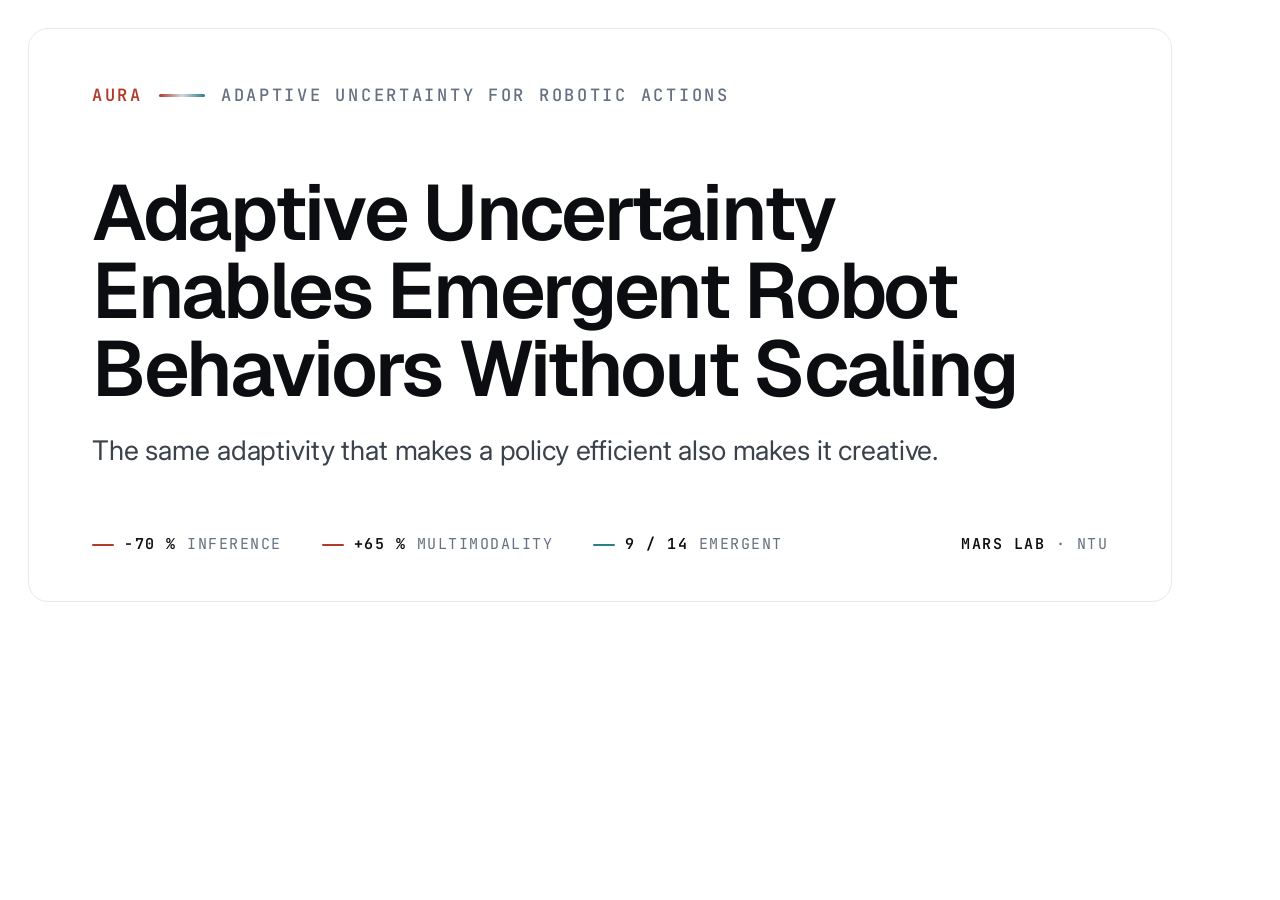
<file: assets/og-card.html>
<!DOCTYPE html>
<html lang="en">
<head>
<meta charset="utf-8" />
<title>og-card</title>
<link rel="preconnect" href="https://fonts.googleapis.com" />
<link rel="preconnect" href="https://fonts.gstatic.com" crossorigin />
<link rel="stylesheet" href="https://fonts.googleapis.com/css2?family=Geist:wght@500;600;700&family=Inter:wght@400;500&family=JetBrains+Mono:wght@400;500;600&display=block" />
<style>
  * { margin: 0; box-sizing: border-box; }
  body { width: 1200px; height: 630px; background: #FFFFFF; overflow: hidden; position: relative; font-family: "Geist", "Inter", system-ui, sans-serif; color: #0B0D10; -webkit-font-smoothing: antialiased; }
  .frame { position: absolute; inset: 28px; border: 1px solid #E6E9EE; border-radius: 20px; }
  .inner { position: absolute; inset: 0; padding: 84px 92px 76px; display: flex; flex-direction: column; justify-content: space-between; }
  .eyebrow { font-family: "JetBrains Mono", monospace; font-size: 17px; font-weight: 500; letter-spacing: .16em; text-transform: uppercase; color: #667080; display: flex; align-items: center; gap: 16px; }
  .eyebrow b { color: #B23A2A; font-weight: 600; }
  .axis { display: inline-block; width: 46px; height: 3px; border-radius: 3px; background: linear-gradient(90deg, #B23A2A 0%, #D3D8DF 50%, #2A7F8A 100%); }
  h1 { font-size: 78px; font-weight: 600; line-height: 1.0; letter-spacing: -0.03em; max-width: 18ch; }
  .tag { font-family: "Inter", system-ui, sans-serif; font-size: 27px; font-weight: 400; color: #3B424B; margin-top: 26px; letter-spacing: -0.005em; }
  .foot { display: flex; justify-content: space-between; align-items: center; font-family: "JetBrains Mono", monospace; font-size: 15px; letter-spacing: .1em; text-transform: uppercase; color: #667080; }
  .foot b { color: #0B0D10; font-weight: 600; }
  .stats { display: flex; gap: 40px; }
  .stats span::before { content: ""; display: inline-block; width: 22px; height: 2px; background: #B23A2A; vertical-align: middle; margin-right: 10px; border-radius: 2px; }
  .stats span:last-child::before { background: #2A7F8A; }
</style>
</head>
<body>
  <div class="frame"></div>
  <div class="inner">
    <div class="eyebrow"><b>AURA</b><span class="axis"></span>Adaptive Uncertainty for Robotic Actions</div>
    <div>
      <h1>Adaptive Uncertainty Enables Emergent Robot Behaviors Without Scaling</h1>
      <p class="tag">The same adaptivity that makes a policy efficient also makes it creative.</p>
    </div>
    <div class="foot">
      <div class="stats"><span><b>−70 %</b> inference</span><span><b>+65 %</b> multimodality</span><span><b>9 / 14</b> emergent</span></div>
      <div><b>MARS Lab</b> · NTU</div>
    </div>
  </div>
</body>
</html>
</file>
